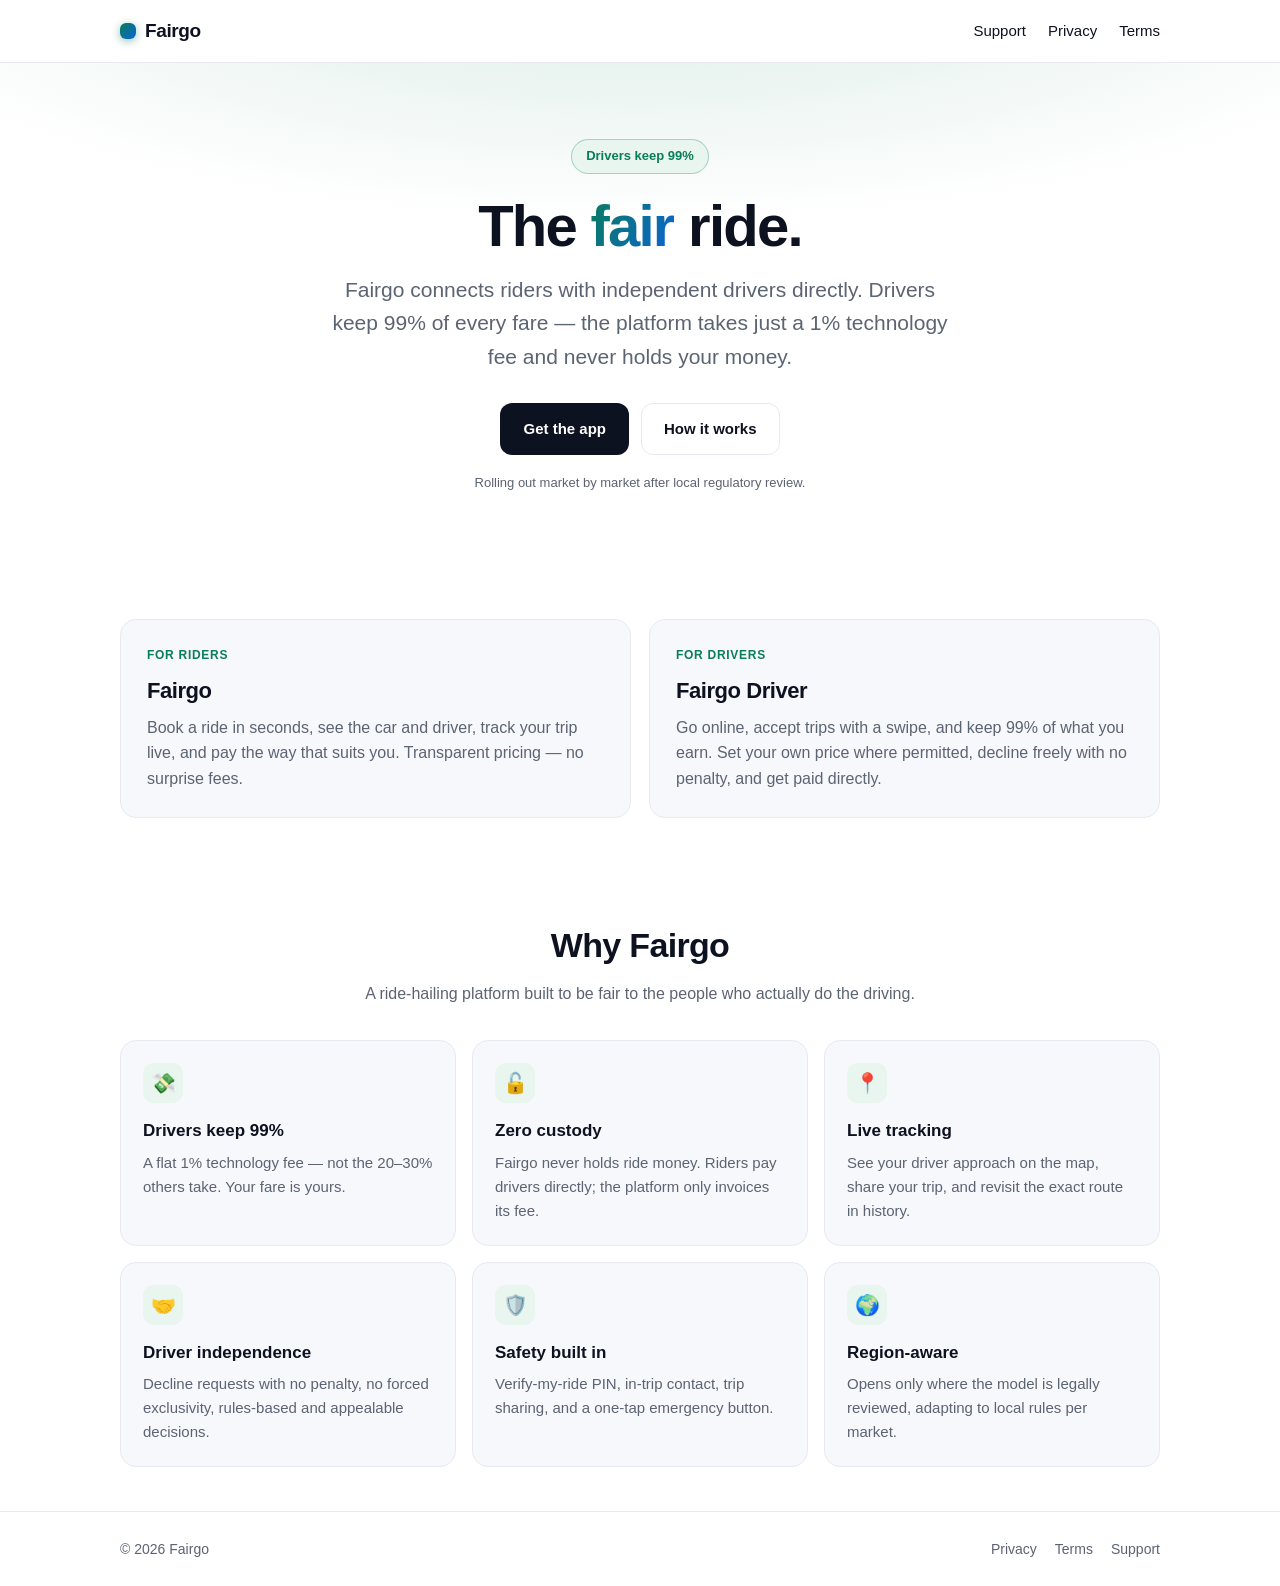
<file: index.html>
<!doctype html>
<html lang="en">
<head>
<meta charset="utf-8">
<meta name="viewport" content="width=device-width, initial-scale=1">
<title>Fairgo — The fair ride</title>
<meta name="description" content="Fairgo is a fair ride-hailing platform. Drivers keep 99% of every fare; the platform charges a 1% technology fee. Book a ride, or drive and earn.">
<link rel="stylesheet" href="styles.css">
</head>
<body>
<header class="nav"><div class="wrap">
  <div class="brand"><a href="index.html" style="color:inherit"><span class="dot"></span> Fairgo</a></div>
  <nav><a href="support.html">Support</a><a href="privacy.html">Privacy</a><a href="terms.html">Terms</a></nav>
</div></header>

<section class="hero"><div class="wrap">
  <span class="pill">Drivers keep 99%</span>
  <h1>The <span class="grad">fair</span> ride.</h1>
  <p class="lede">Fairgo connects riders with independent drivers directly. Drivers keep 99% of every
    fare — the platform takes just a 1% technology fee and never holds your money.</p>
  <div class="cta">
    <a class="btn primary" href="#apps">Get the app</a>
    <a class="btn ghost" href="#how">How it works</a>
  </div>
  <p class="note">Rolling out market by market after local regulatory review.</p>
</div></section>

<div class="wrap">
  <div class="apps" id="apps">
    <div class="app">
      <div class="tag">For riders</div>
      <h3>Fairgo</h3>
      <p>Book a ride in seconds, see the car and driver, track your trip live, and pay the way that
        suits you. Transparent pricing — no surprise fees.</p>
    </div>
    <div class="app">
      <div class="tag">For drivers</div>
      <h3>Fairgo Driver</h3>
      <p>Go online, accept trips with a swipe, and keep 99% of what you earn. Set your own price
        where permitted, decline freely with no penalty, and get paid directly.</p>
    </div>
  </div>
</div>

<section class="section" id="how"><div class="wrap">
  <h2>Why Fairgo</h2>
  <p class="sub">A ride-hailing platform built to be fair to the people who actually do the driving.</p>
  <div class="grid">
    <div class="card"><div class="ico">💸</div><h3>Drivers keep 99%</h3>
      <p>A flat 1% technology fee — not the 20–30% others take. Your fare is yours.</p></div>
    <div class="card"><div class="ico">🔓</div><h3>Zero custody</h3>
      <p>Fairgo never holds ride money. Riders pay drivers directly; the platform only invoices its fee.</p></div>
    <div class="card"><div class="ico">📍</div><h3>Live tracking</h3>
      <p>See your driver approach on the map, share your trip, and revisit the exact route in history.</p></div>
    <div class="card"><div class="ico">🤝</div><h3>Driver independence</h3>
      <p>Decline requests with no penalty, no forced exclusivity, rules-based and appealable decisions.</p></div>
    <div class="card"><div class="ico">🛡️</div><h3>Safety built in</h3>
      <p>Verify-my-ride PIN, in-trip contact, trip sharing, and a one-tap emergency button.</p></div>
    <div class="card"><div class="ico">🌍</div><h3>Region-aware</h3>
      <p>Opens only where the model is legally reviewed, adapting to local rules per market.</p></div>
  </div>
</div></section>

<footer><div class="wrap">
  <div>© <span id="y"></span> Fairgo</div>
  <div><a href="privacy.html">Privacy</a><a href="terms.html">Terms</a><a href="support.html">Support</a></div>
</div></footer>
<script>document.getElementById('y').textContent=new Date().getFullYear();</script>
</body>
</html>
</file>
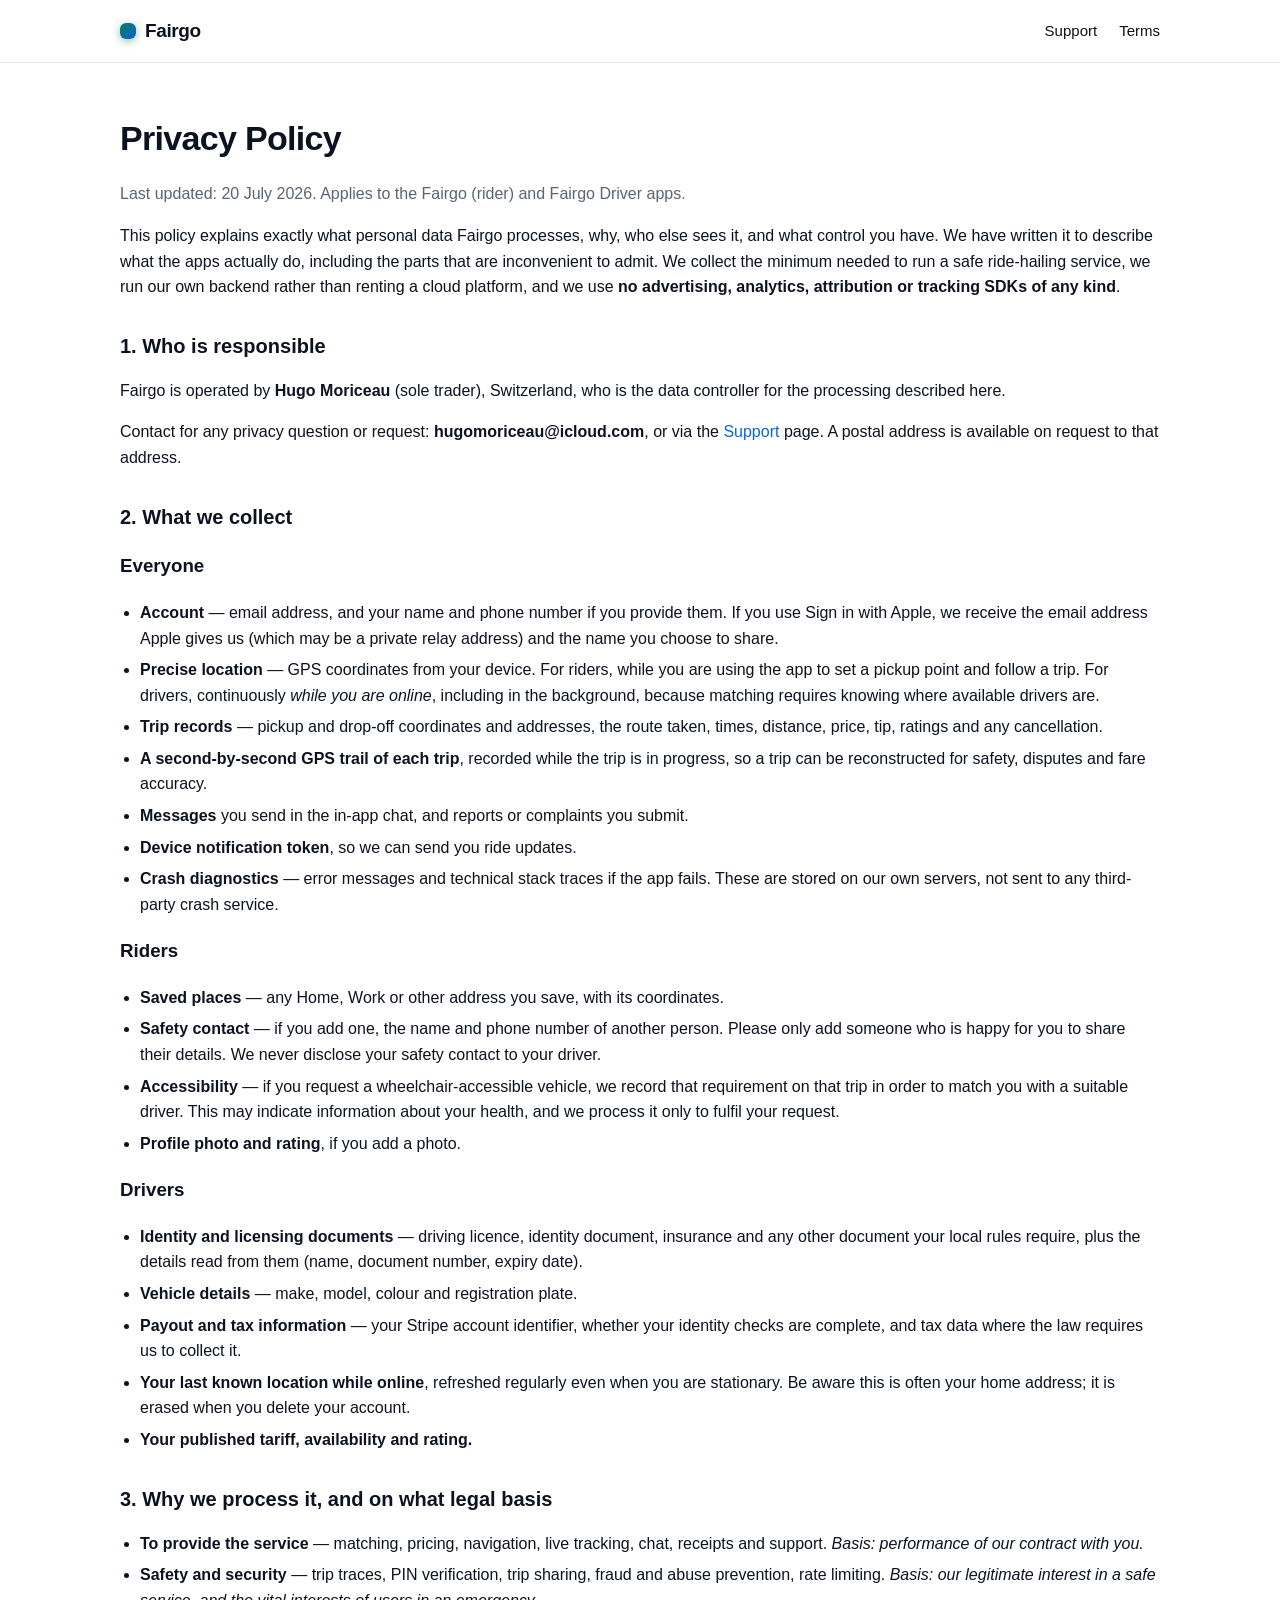
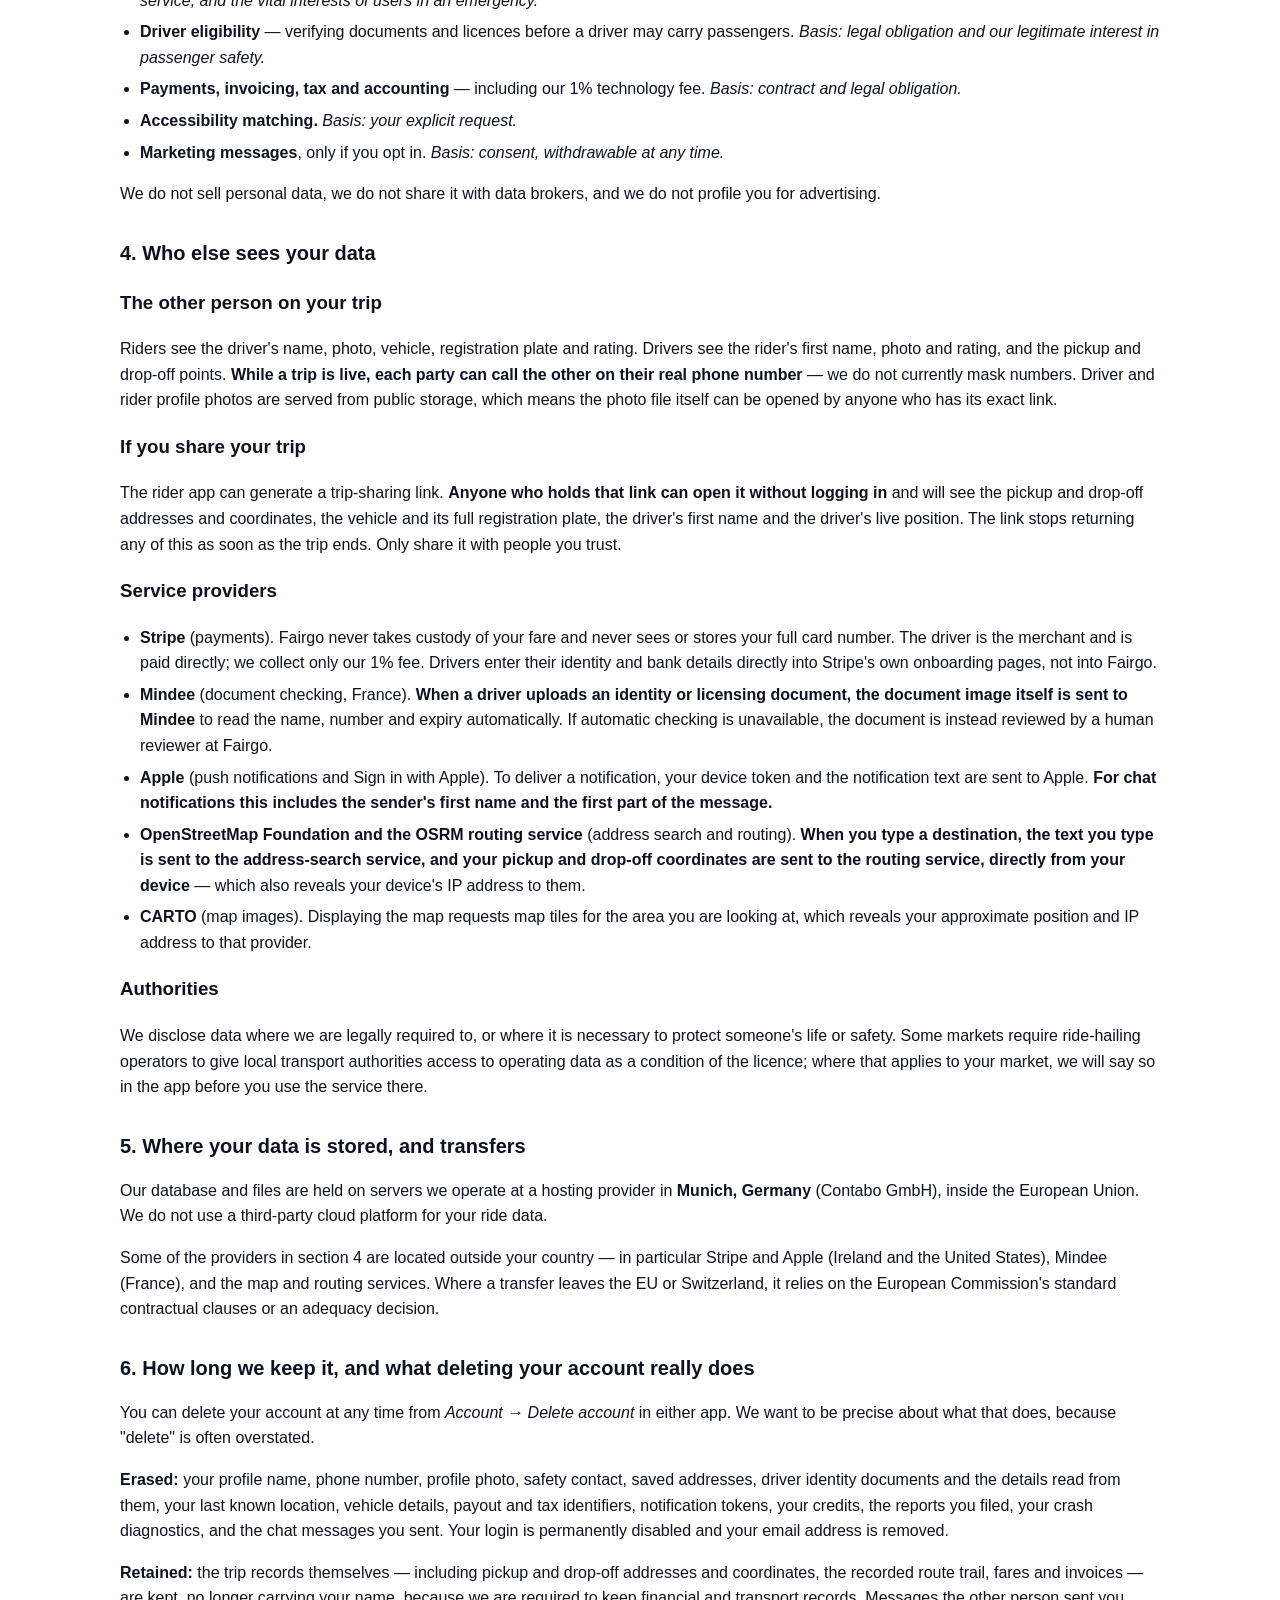
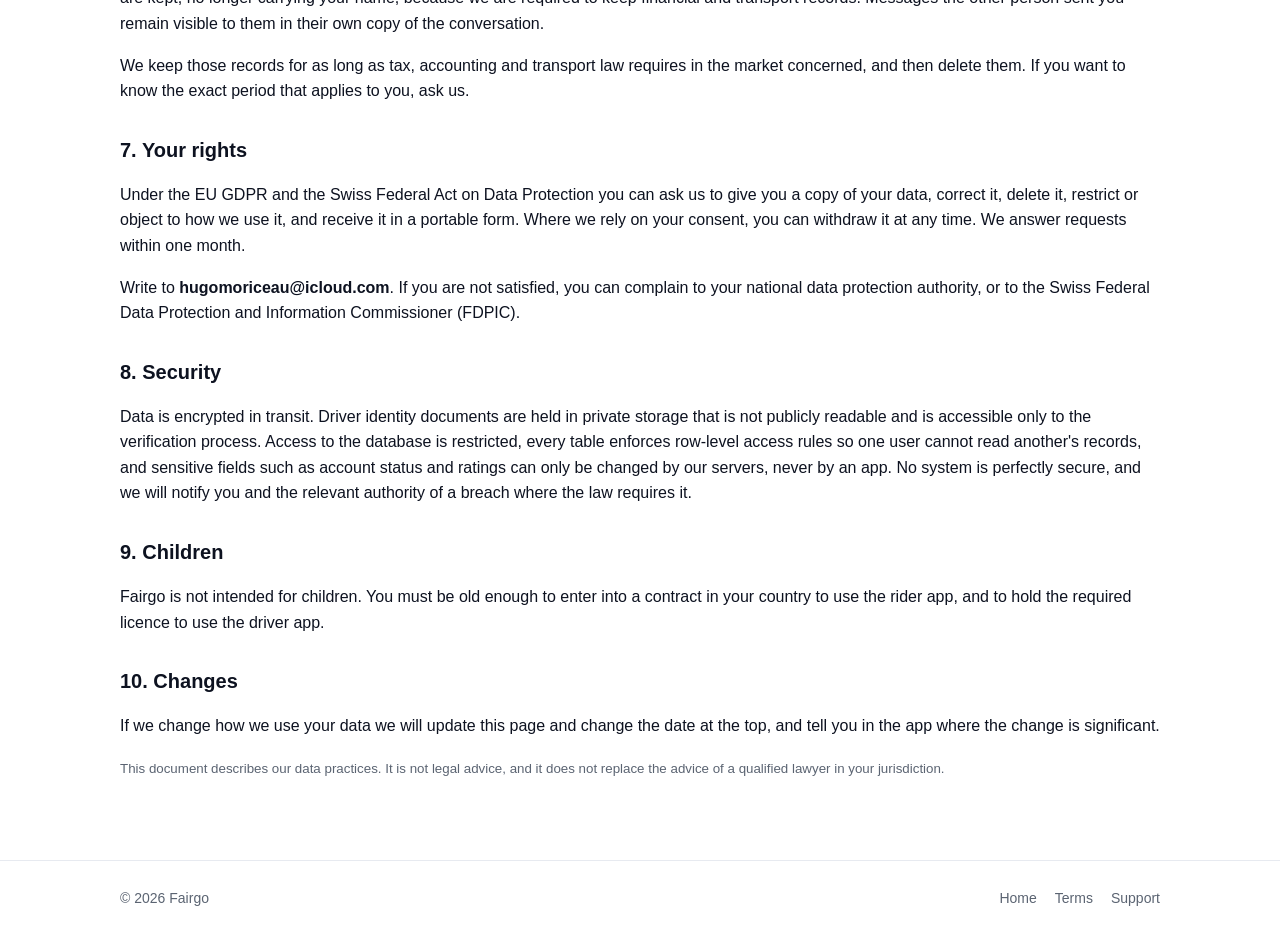
<file: privacy.html>
<!doctype html>
<html lang="en">
<head>
<meta charset="utf-8">
<meta name="viewport" content="width=device-width, initial-scale=1">
<title>Fairgo — Privacy Policy</title>
<meta name="description" content="Fairgo Privacy Policy — what data the Fairgo and Fairgo Driver apps collect, why, who it is shared with, and your rights.">
<link rel="stylesheet" href="styles.css">
</head>
<body>
<header class="nav"><div class="wrap">
  <div class="brand"><a href="index.html" style="color:inherit"><span class="dot"></span> Fairgo</a></div>
  <nav><a href="support.html">Support</a><a href="terms.html">Terms</a></nav>
</div></header>

<main class="legal"><div class="wrap">
  <h1>Privacy Policy</h1>
  <p class="muted">Last updated: 20 July 2026. Applies to the Fairgo (rider) and Fairgo Driver apps.</p>

  <p>This policy explains exactly what personal data Fairgo processes, why, who else sees it, and what
  control you have. We have written it to describe what the apps actually do, including the parts that
  are inconvenient to admit. We collect the minimum needed to run a safe ride-hailing service, we run
  our own backend rather than renting a cloud platform, and we use <strong>no advertising, analytics,
  attribution or tracking SDKs of any kind</strong>.</p>

  <h2>1. Who is responsible</h2>
  <p>Fairgo is operated by <strong>Hugo Moriceau</strong> (sole trader), Switzerland, who is the data
  controller for the processing described here.</p>
  <p>Contact for any privacy question or request: <strong>hugomoriceau@icloud.com</strong>, or via the
  <a href="support.html">Support</a> page. A postal address is available on request to that address.</p>

  <h2>2. What we collect</h2>
  <h3>Everyone</h3>
  <ul>
    <li><strong>Account</strong> — email address, and your name and phone number if you provide them.
      If you use Sign in with Apple, we receive the email address Apple gives us (which may be a
      private relay address) and the name you choose to share.</li>
    <li><strong>Precise location</strong> — GPS coordinates from your device. For riders, while you are
      using the app to set a pickup point and follow a trip. For drivers, continuously
      <em>while you are online</em>, including in the background, because matching requires knowing
      where available drivers are.</li>
    <li><strong>Trip records</strong> — pickup and drop-off coordinates and addresses, the route taken,
      times, distance, price, tip, ratings and any cancellation.</li>
    <li><strong>A second-by-second GPS trail of each trip</strong>, recorded while the trip is in
      progress, so a trip can be reconstructed for safety, disputes and fare accuracy.</li>
    <li><strong>Messages</strong> you send in the in-app chat, and reports or complaints you submit.</li>
    <li><strong>Device notification token</strong>, so we can send you ride updates.</li>
    <li><strong>Crash diagnostics</strong> — error messages and technical stack traces if the app fails.
      These are stored on our own servers, not sent to any third-party crash service.</li>
  </ul>
  <h3>Riders</h3>
  <ul>
    <li><strong>Saved places</strong> — any Home, Work or other address you save, with its coordinates.</li>
    <li><strong>Safety contact</strong> — if you add one, the name and phone number of another person.
      Please only add someone who is happy for you to share their details. We never disclose your
      safety contact to your driver.</li>
    <li><strong>Accessibility</strong> — if you request a wheelchair-accessible vehicle, we record that
      requirement on that trip in order to match you with a suitable driver. This may indicate
      information about your health, and we process it only to fulfil your request.</li>
    <li><strong>Profile photo and rating</strong>, if you add a photo.</li>
  </ul>
  <h3>Drivers</h3>
  <ul>
    <li><strong>Identity and licensing documents</strong> — driving licence, identity document,
      insurance and any other document your local rules require, plus the details read from them
      (name, document number, expiry date).</li>
    <li><strong>Vehicle details</strong> — make, model, colour and registration plate.</li>
    <li><strong>Payout and tax information</strong> — your Stripe account identifier, whether your
      identity checks are complete, and tax data where the law requires us to collect it.</li>
    <li><strong>Your last known location while online</strong>, refreshed regularly even when you are
      stationary. Be aware this is often your home address; it is erased when you delete your account.</li>
    <li><strong>Your published tariff, availability and rating.</strong></li>
  </ul>

  <h2>3. Why we process it, and on what legal basis</h2>
  <ul>
    <li><strong>To provide the service</strong> — matching, pricing, navigation, live tracking, chat,
      receipts and support. <em>Basis: performance of our contract with you.</em></li>
    <li><strong>Safety and security</strong> — trip traces, PIN verification, trip sharing, fraud and
      abuse prevention, rate limiting. <em>Basis: our legitimate interest in a safe service, and the
      vital interests of users in an emergency.</em></li>
    <li><strong>Driver eligibility</strong> — verifying documents and licences before a driver may carry
      passengers. <em>Basis: legal obligation and our legitimate interest in passenger safety.</em></li>
    <li><strong>Payments, invoicing, tax and accounting</strong> — including our 1% technology fee.
      <em>Basis: contract and legal obligation.</em></li>
    <li><strong>Accessibility matching.</strong> <em>Basis: your explicit request.</em></li>
    <li><strong>Marketing messages</strong>, only if you opt in. <em>Basis: consent, withdrawable at any
      time.</em></li>
  </ul>
  <p>We do not sell personal data, we do not share it with data brokers, and we do not profile you for
  advertising.</p>

  <h2>4. Who else sees your data</h2>
  <h3>The other person on your trip</h3>
  <p>Riders see the driver's name, photo, vehicle, registration plate and rating. Drivers see the
  rider's first name, photo and rating, and the pickup and drop-off points. <strong>While a trip is
  live, each party can call the other on their real phone number</strong> — we do not currently mask
  numbers. Driver and rider profile photos are served from public storage, which means the photo file
  itself can be opened by anyone who has its exact link.</p>

  <h3>If you share your trip</h3>
  <p>The rider app can generate a trip-sharing link. <strong>Anyone who holds that link can open it
  without logging in</strong> and will see the pickup and drop-off addresses and coordinates, the
  vehicle and its full registration plate, the driver's first name and the driver's live position.
  The link stops returning any of this as soon as the trip ends. Only share it with people you trust.</p>

  <h3>Service providers</h3>
  <ul>
    <li><strong>Stripe</strong> (payments). Fairgo never takes custody of your fare and never sees or
      stores your full card number. The driver is the merchant and is paid directly; we collect only
      our 1% fee. Drivers enter their identity and bank details directly into Stripe's own onboarding
      pages, not into Fairgo.</li>
    <li><strong>Mindee</strong> (document checking, France). <strong>When a driver uploads an identity
      or licensing document, the document image itself is sent to Mindee</strong> to read the name,
      number and expiry automatically. If automatic checking is unavailable, the document is instead
      reviewed by a human reviewer at Fairgo.</li>
    <li><strong>Apple</strong> (push notifications and Sign in with Apple). To deliver a notification,
      your device token and the notification text are sent to Apple. <strong>For chat notifications
      this includes the sender's first name and the first part of the message.</strong></li>
    <li><strong>OpenStreetMap Foundation and the OSRM routing service</strong> (address search and
      routing). <strong>When you type a destination, the text you type is sent to the address-search
      service, and your pickup and drop-off coordinates are sent to the routing service, directly from
      your device</strong> — which also reveals your device's IP address to them.</li>
    <li><strong>CARTO</strong> (map images). Displaying the map requests map tiles for the area you are
      looking at, which reveals your approximate position and IP address to that provider.</li>
  </ul>

  <h3>Authorities</h3>
  <p>We disclose data where we are legally required to, or where it is necessary to protect someone's
  life or safety. Some markets require ride-hailing operators to give local transport authorities
  access to operating data as a condition of the licence; where that applies to your market, we will
  say so in the app before you use the service there.</p>

  <h2>5. Where your data is stored, and transfers</h2>
  <p>Our database and files are held on servers we operate at a hosting provider in
  <strong>Munich, Germany</strong> (Contabo GmbH), inside the European Union. We do not use a
  third-party cloud platform for your ride data.</p>
  <p>Some of the providers in section 4 are located outside your country — in particular Stripe and
  Apple (Ireland and the United States), Mindee (France), and the map and routing services. Where a
  transfer leaves the EU or Switzerland, it relies on the European Commission's standard contractual
  clauses or an adequacy decision.</p>

  <h2>6. How long we keep it, and what deleting your account really does</h2>
  <p>You can delete your account at any time from <em>Account &rarr; Delete account</em> in either app.
  We want to be precise about what that does, because "delete" is often overstated.</p>
  <p><strong>Erased:</strong> your profile name, phone number, profile photo, safety contact, saved
  addresses, driver identity documents and the details read from them, your last known location,
  vehicle details, payout and tax identifiers, notification tokens, your credits, the reports you
  filed, your crash diagnostics, and the chat messages you sent. Your login is permanently disabled
  and your email address is removed.</p>
  <p><strong>Retained:</strong> the trip records themselves — including pickup and drop-off addresses
  and coordinates, the recorded route trail, fares and invoices — are kept, no longer carrying your
  name, because we are required to keep financial and transport records. Messages the other person
  sent you remain visible to them in their own copy of the conversation.</p>
  <p>We keep those records for as long as tax, accounting and transport law requires in the market
  concerned, and then delete them. If you want to know the exact period that applies to you, ask us.</p>

  <h2>7. Your rights</h2>
  <p>Under the EU GDPR and the Swiss Federal Act on Data Protection you can ask us to give you a copy
  of your data, correct it, delete it, restrict or object to how we use it, and receive it in a
  portable form. Where we rely on your consent, you can withdraw it at any time. We answer requests
  within one month.</p>
  <p>Write to <strong>hugomoriceau@icloud.com</strong>. If you are not satisfied, you can complain to
  your national data protection authority, or to the Swiss Federal Data Protection and Information
  Commissioner (FDPIC).</p>

  <h2>8. Security</h2>
  <p>Data is encrypted in transit. Driver identity documents are held in private storage that is not
  publicly readable and is accessible only to the verification process. Access to the database is
  restricted, every table enforces row-level access rules so one user cannot read another's records,
  and sensitive fields such as account status and ratings can only be changed by our servers, never by
  an app. No system is perfectly secure, and we will notify you and the relevant authority of a breach
  where the law requires it.</p>

  <h2>9. Children</h2>
  <p>Fairgo is not intended for children. You must be old enough to enter into a contract in your
  country to use the rider app, and to hold the required licence to use the driver app.</p>

  <h2>10. Changes</h2>
  <p>If we change how we use your data we will update this page and change the date at the top, and
  tell you in the app where the change is significant.</p>

  <p class="muted"><small>This document describes our data practices. It is not legal advice, and it
  does not replace the advice of a qualified lawyer in your jurisdiction.</small></p>
</div></main>

<footer><div class="wrap">
  <div>© <span id="y"></span> Fairgo</div>
  <div><a href="index.html">Home</a><a href="terms.html">Terms</a><a href="support.html">Support</a></div>
</div></footer>
<script>document.getElementById('y').textContent=new Date().getFullYear();</script>
</body>
</html>
</file>
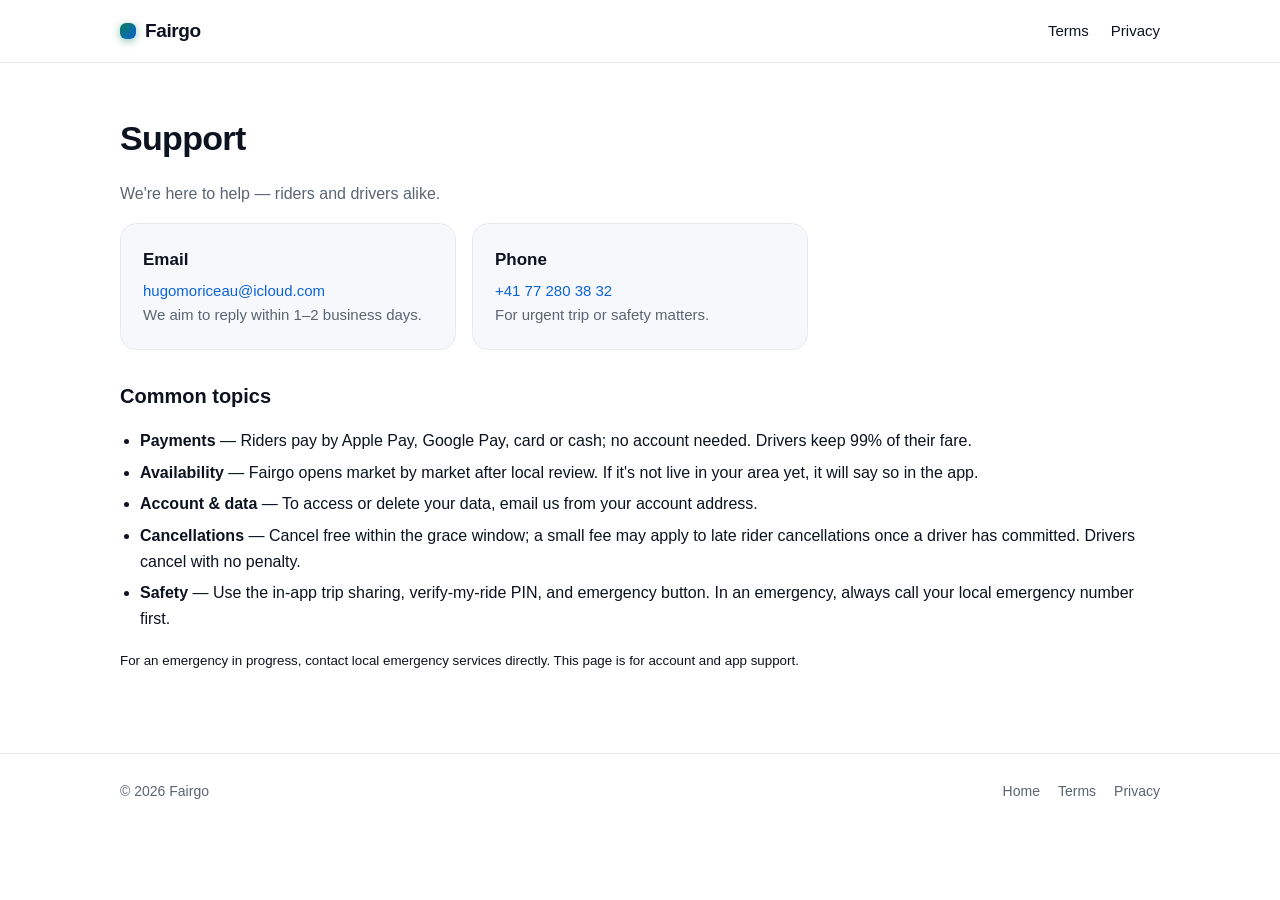
<file: support.html>
<!doctype html>
<html lang="en">
<head>
<meta charset="utf-8">
<meta name="viewport" content="width=device-width, initial-scale=1">
<title>Fairgo — Support</title>
<meta name="description" content="Get help with Fairgo. Contact our support team.">
<link rel="stylesheet" href="styles.css">
</head>
<body>
<header class="nav"><div class="wrap">
  <div class="brand"><a href="index.html" style="color:inherit"><span class="dot"></span> Fairgo</a></div>
  <nav><a href="terms.html">Terms</a><a href="privacy.html">Privacy</a></nav>
</div></header>

<main class="legal"><div class="wrap">
  <h1>Support</h1>
  <p class="muted">We're here to help — riders and drivers alike.</p>

  <div class="grid">
    <div class="card"><h3>Email</h3><p><a href="mailto:hugomoriceau@icloud.com">hugomoriceau@icloud.com</a><br>
      We aim to reply within 1–2 business days.</p></div>
    <div class="card"><h3>Phone</h3><p><a href="tel:+41772803832">+41 77 280 38 32</a><br>
      For urgent trip or safety matters.</p></div>
  </div>

  <h2>Common topics</h2>
  <ul>
    <li><strong>Payments</strong> — Riders pay by Apple&nbsp;Pay, Google&nbsp;Pay, card or cash; no
      account needed. Drivers keep 99% of their fare.</li>
    <li><strong>Availability</strong> — Fairgo opens market by market after local review. If it's
      not live in your area yet, it will say so in the app.</li>
    <li><strong>Account &amp; data</strong> — To access or delete your data, email us from your
      account address.</li>
    <li><strong>Cancellations</strong> — Cancel free within the grace window; a small fee may apply
      to late rider cancellations once a driver has committed. Drivers cancel with no penalty.</li>
    <li><strong>Safety</strong> — Use the in-app trip sharing, verify-my-ride PIN, and emergency
      button. In an emergency, always call your local emergency number first.</li>
  </ul>

  <p><small>For an emergency in progress, contact local emergency services directly. This page is
  for account and app support.</small></p>
</div></main>

<footer><div class="wrap">
  <div>© <span id="y"></span> Fairgo</div>
  <div><a href="index.html">Home</a><a href="terms.html">Terms</a><a href="privacy.html">Privacy</a></div>
</div></footer>
<script>document.getElementById('y').textContent=new Date().getFullYear();</script>
</body>
</html>
</file>
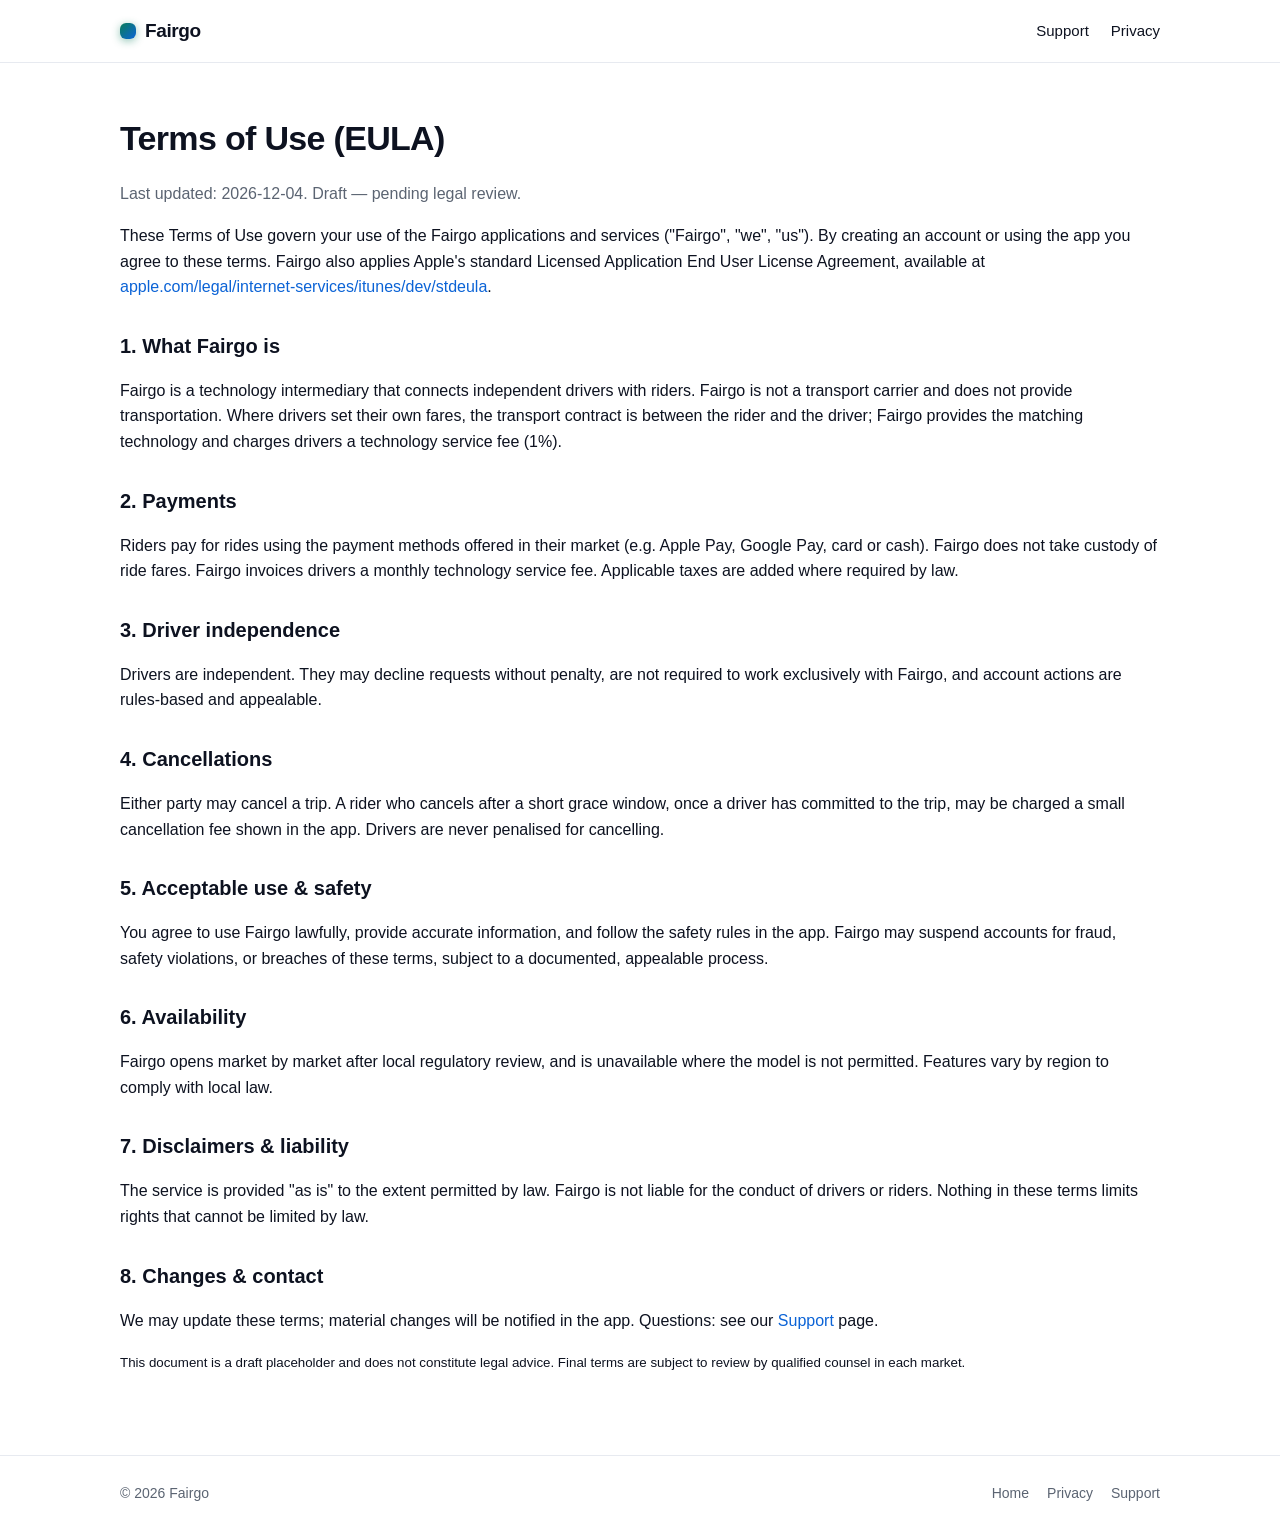
<file: terms.html>
<!doctype html>
<html lang="en">
<head>
<meta charset="utf-8">
<meta name="viewport" content="width=device-width, initial-scale=1">
<title>Fairgo — Terms of Use</title>
<meta name="description" content="Fairgo Terms of Use (EULA).">
<link rel="stylesheet" href="styles.css">
</head>
<body>
<header class="nav"><div class="wrap">
  <div class="brand"><a href="index.html" style="color:inherit"><span class="dot"></span> Fairgo</a></div>
  <nav><a href="support.html">Support</a><a href="privacy.html">Privacy</a></nav>
</div></header>

<main class="legal"><div class="wrap">
  <h1>Terms of Use (EULA)</h1>
  <p class="muted">Last updated: <span id="d"></span>. Draft — pending legal review.</p>

  <p>These Terms of Use govern your use of the Fairgo applications and services ("Fairgo",
  "we", "us"). By creating an account or using the app you agree to these terms. Fairgo also
  applies Apple's standard Licensed Application End User License Agreement, available at
  <a href="https://www.apple.com/legal/internet-services/itunes/dev/stdeula/">apple.com/legal/internet-services/itunes/dev/stdeula</a>.</p>

  <h2>1. What Fairgo is</h2>
  <p>Fairgo is a technology intermediary that connects independent drivers with riders. Fairgo
  is not a transport carrier and does not provide transportation. Where drivers set their own fares,
  the transport contract is between the rider and the driver; Fairgo provides the matching
  technology and charges drivers a technology service fee (1%).</p>

  <h2>2. Payments</h2>
  <p>Riders pay for rides using the payment methods offered in their market (e.g. Apple&nbsp;Pay,
  Google&nbsp;Pay, card or cash). Fairgo does not take custody of ride fares. Fairgo invoices
  drivers a monthly technology service fee. Applicable taxes are added where required by law.</p>

  <h2>3. Driver independence</h2>
  <p>Drivers are independent. They may decline requests without penalty, are not required to work
  exclusively with Fairgo, and account actions are rules-based and appealable.</p>

  <h2>4. Cancellations</h2>
  <p>Either party may cancel a trip. A rider who cancels after a short grace window, once a driver
  has committed to the trip, may be charged a small cancellation fee shown in the app. Drivers are
  never penalised for cancelling.</p>

  <h2>5. Acceptable use &amp; safety</h2>
  <p>You agree to use Fairgo lawfully, provide accurate information, and follow the safety rules in
  the app. Fairgo may suspend accounts for fraud, safety violations, or breaches of these terms,
  subject to a documented, appealable process.</p>

  <h2>6. Availability</h2>
  <p>Fairgo opens market by market after local regulatory review, and is unavailable where the
  model is not permitted. Features vary by region to comply with local law.</p>

  <h2>7. Disclaimers &amp; liability</h2>
  <p>The service is provided "as is" to the extent permitted by law. Fairgo is not liable for the
  conduct of drivers or riders. Nothing in these terms limits rights that cannot be limited by law.</p>

  <h2>8. Changes &amp; contact</h2>
  <p>We may update these terms; material changes will be notified in the app. Questions:
  see our <a href="support.html">Support</a> page.</p>

  <p><small>This document is a draft placeholder and does not constitute legal advice. Final terms
  are subject to review by qualified counsel in each market.</small></p>
</div></main>

<footer><div class="wrap">
  <div>© <span id="y"></span> Fairgo</div>
  <div><a href="index.html">Home</a><a href="privacy.html">Privacy</a><a href="support.html">Support</a></div>
</div></footer>
<script>const now=new Date();document.getElementById('y').textContent=now.getFullYear();document.getElementById('d').textContent=now.toISOString().slice(0,10);</script>
</body>
</html>
</file>
<file: styles.css>
:root{
  --bg:#ffffff; --fg:#0d1220; --muted:#5b6472; --line:#e7eaf0;
  --card:#f7f8fb; --brand:#0a7d5a; --brand2:#0b63d6; --accent:#e8f6ef;
  --radius:16px; --wrap:1080px;
  font-synthesis:none;
}
@media (prefers-color-scheme:dark){
  :root{ --bg:#0b0e14; --fg:#eef1f6; --muted:#9aa4b2; --line:#1e2430;
    --card:#12161f; --brand:#3ddc9a; --brand2:#5aa2ff; --accent:#10231b; }
}
*{box-sizing:border-box}
html,body{margin:0;padding:0}
body{
  background:var(--bg); color:var(--fg);
  font-family:-apple-system,BlinkMacSystemFont,"Segoe UI",Roboto,Helvetica,Arial,sans-serif;
  line-height:1.6; -webkit-font-smoothing:antialiased;
}
.wrap{max-width:var(--wrap);margin:0 auto;padding:0 20px}
a{color:var(--brand2);text-decoration:none}
a:hover{text-decoration:underline}

/* Nav */
.nav{border-bottom:1px solid var(--line);position:sticky;top:0;background:color-mix(in srgb,var(--bg) 88%,transparent);backdrop-filter:saturate(1.4) blur(8px);z-index:10}
.nav .wrap{display:flex;align-items:center;justify-content:space-between;height:62px}
.brand{font-weight:800;font-size:19px;letter-spacing:-.02em;display:flex;align-items:center;gap:9px}
.brand a{display:flex;align-items:center;gap:9px}
.dot{width:16px;height:16px;border-radius:6px;background:linear-gradient(135deg,var(--brand),var(--brand2));display:inline-block;box-shadow:0 2px 8px color-mix(in srgb,var(--brand) 45%,transparent)}
.nav nav a{color:var(--fg);margin-left:22px;font-weight:500;font-size:15px}

/* Hero */
.hero{padding:76px 0 56px;text-align:center;background:
  radial-gradient(1200px 400px at 50% -120px, color-mix(in srgb,var(--brand) 16%,transparent), transparent 70%)}
.pill{display:inline-block;font-size:13px;font-weight:600;color:var(--brand);background:var(--accent);
  border:1px solid color-mix(in srgb,var(--brand) 30%,transparent);padding:6px 14px;border-radius:999px;margin-bottom:22px}
.hero h1{font-size:clamp(34px,6vw,58px);line-height:1.05;letter-spacing:-.03em;margin:0 0 16px;font-weight:800}
.hero h1 .grad{background:linear-gradient(120deg,var(--brand),var(--brand2));-webkit-background-clip:text;background-clip:text;color:transparent}
.hero p.lede{font-size:clamp(17px,2.4vw,21px);color:var(--muted);max-width:620px;margin:0 auto 30px}
.cta{display:flex;gap:12px;justify-content:center;flex-wrap:wrap}
.btn{display:inline-flex;align-items:center;gap:8px;font-weight:700;font-size:15px;padding:13px 22px;border-radius:12px;border:1px solid transparent}
.btn.primary{background:var(--fg);color:var(--bg)}
.btn.ghost{background:transparent;border-color:var(--line);color:var(--fg)}
.btn:hover{text-decoration:none;transform:translateY(-1px)}
.note{margin-top:18px;font-size:13px;color:var(--muted)}

/* Two apps */
.apps{display:grid;grid-template-columns:1fr 1fr;gap:18px;margin:56px 0}
@media(max-width:720px){.apps{grid-template-columns:1fr}}
.app{background:var(--card);border:1px solid var(--line);border-radius:var(--radius);padding:26px}
.app .tag{font-size:12px;font-weight:700;text-transform:uppercase;letter-spacing:.06em;color:var(--brand)}
.app h3{margin:8px 0 6px;font-size:22px;letter-spacing:-.02em}
.app p{color:var(--muted);margin:0}

/* Features */
.section{padding:44px 0}
.section h2{font-size:clamp(24px,3.4vw,34px);letter-spacing:-.02em;text-align:center;margin:0 0 8px}
.section .sub{color:var(--muted);text-align:center;max-width:600px;margin:0 auto 34px}
.grid{display:grid;grid-template-columns:repeat(3,1fr);gap:16px}
@media(max-width:820px){.grid{grid-template-columns:1fr}}
.card{background:var(--card);border:1px solid var(--line);border-radius:var(--radius);padding:22px}
.card h3{margin:0 0 6px;font-size:17px}
.card p{margin:0;color:var(--muted);font-size:15px}
.ico{width:40px;height:40px;border-radius:11px;background:var(--accent);display:flex;align-items:center;justify-content:center;font-size:20px;margin-bottom:14px}

/* Legal pages */
.legal{padding:48px 0 64px}
.legal h1{font-size:34px;letter-spacing:-.02em;margin:0 0 6px}
.legal h2{font-size:20px;margin:30px 0 8px}
.legal .muted{color:var(--muted)}
.legal ul{padding-left:20px}
.legal li{margin:6px 0}

/* Footer */
footer{border-top:1px solid var(--line);padding:26px 0;color:var(--muted);font-size:14px}
footer .wrap{display:flex;justify-content:space-between;flex-wrap:wrap;gap:12px}
footer a{color:var(--muted);margin-left:18px}
.muted{color:var(--muted)}
</file>
